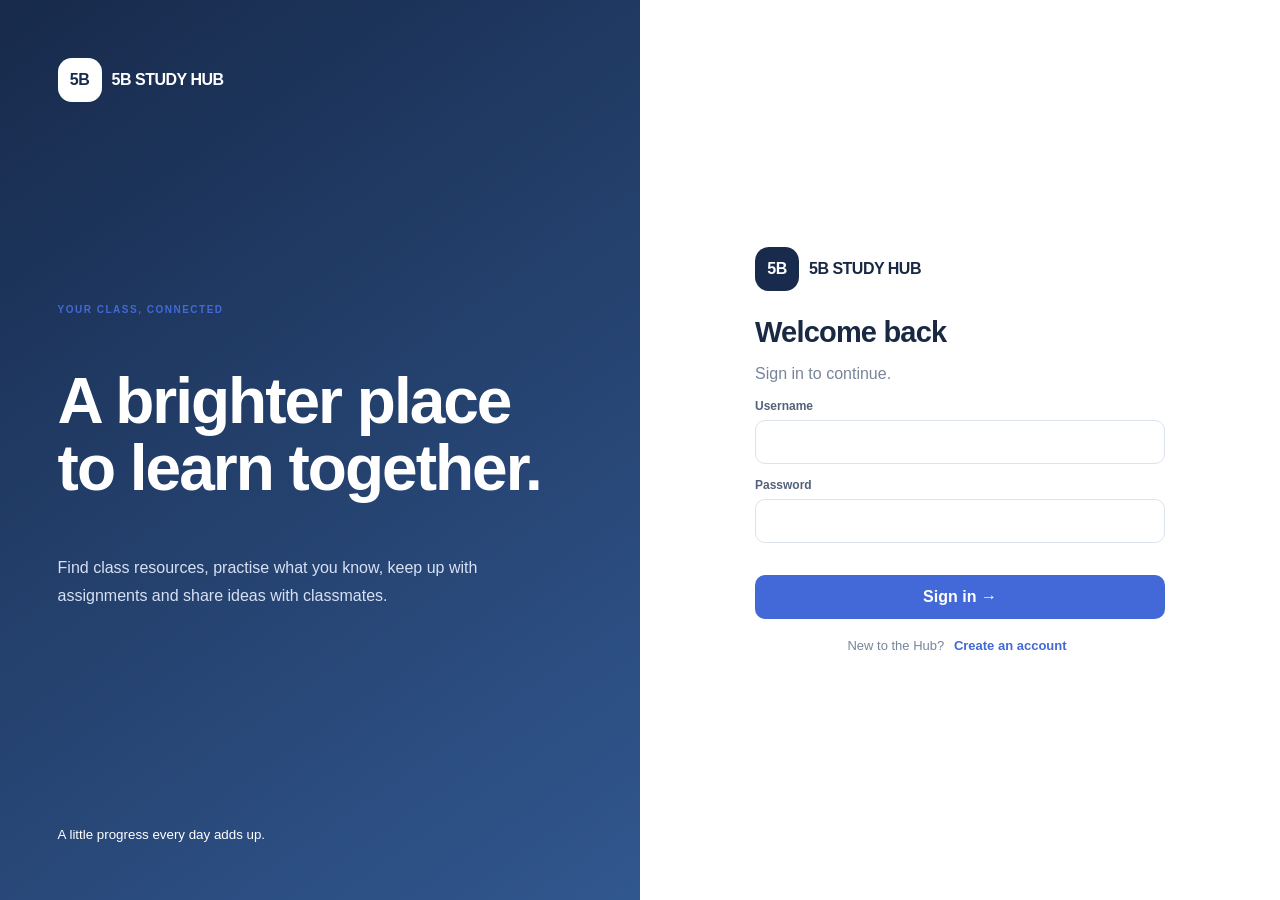
<file: index.html>
<!doctype html>
<html lang="en"><head><meta charset="utf-8"><meta name="viewport" content="width=device-width,initial-scale=1"><meta name="theme-color" content="#182b4d"><meta name="description" content="Class resources, practice, assignments and discussion in one place."><title>5B Study Hub</title><link rel="stylesheet" href="assets/css/global.css"></head><body><div id="app"><main class="loading">5B Study Hub · Loading your classroom…</main></div><div id="toast" role="status"></div><script src="assets/js/app.js" defer></script></body></html>
</file>
<file: assets/css/global.css>
:root{font-family:Inter,"Segoe UI",sans-serif;color:#192943;background:#f4f6fb;--navy:#182b4d;--blue:#4269d7;--muted:#78849a;--line:#e6ebf3;--shadow:0 12px 34px #20395b0c}*{box-sizing:border-box}body{margin:0;min-height:100vh}button,input,textarea,select{font:inherit}button{cursor:pointer}.loading{min-height:100vh;display:grid;place-items:center;color:#68758c;font-weight:700}.auth{min-height:100vh;display:grid;grid-template-columns:1fr 1fr;background:white}.hero{background:linear-gradient(145deg,#172a4b,#31578f);color:white;padding:9%;display:flex;flex-direction:column;justify-content:space-between}.hero h1{font-size:clamp(38px,5vw,64px);line-height:1.04;letter-spacing:-2px;max-width:540px}.hero p{color:#d7e1f3;line-height:1.7;max-width:430px}.brand{font-weight:850;letter-spacing:-.5px}.mark{display:inline-grid;place-items:center;width:44px;height:44px;border-radius:14px;background:white;color:#182b4d;margin-right:10px}.authbox{display:grid;place-items:center;padding:28px}.authform{width:min(410px,100%)}h2{font-size:29px;letter-spacing:-.8px;margin:25px 0 8px}.muted{color:var(--muted)}.field{display:grid;gap:7px;margin:14px 0}.field label{font-size:12px;font-weight:750;color:#53617a}.field input,.field textarea,.field select{width:100%;padding:12px;border:1px solid #dce3ee;border-radius:10px;background:white}.field textarea{min-height:90px}.btn{border:0;border-radius:10px;padding:11px 15px;font-weight:750}.primary{background:var(--blue);color:white}.soft{background:#eaf0ff;color:#3c5fc2}.quiet{background:#f0f2f7;color:#53617a}.block{width:100%;padding:13px}.error{color:#b34b4b;font-size:13px;min-height:18px}.switch{text-align:center;font-size:13px;margin-top:18px;color:var(--muted)}.link{border:0;background:none;color:var(--blue);font-weight:800}.layout{min-height:100vh;display:grid;grid-template-columns:235px 1fr}.side{background:var(--navy);color:white;padding:24px 15px;display:flex;flex-direction:column;gap:28px}.side .brand{padding:0 9px}.side .mark{width:39px;height:39px}.navlabel{font-size:10px;color:#91a3c2;letter-spacing:1.5px;font-weight:800;padding:0 12px;margin-bottom:8px}.nav{display:grid;gap:5px}.nav button{background:none;border:0;color:#c8d3e5;text-align:left;padding:11px;border-radius:9px;font-weight:650}.nav button.active,.nav button:hover{background:#ffffff18;color:white}.who{margin-top:auto;border-top:1px solid #ffffff22;padding:16px 9px;color:#c8d3e5;font-size:12px}.main{min-width:0}.top{height:70px;background:white;border-bottom:1px solid var(--line);display:flex;align-items:center;justify-content:space-between;padding:0 32px;position:sticky;top:0;z-index:4}.content{max-width:1160px;margin:auto;padding:32px}.heading{display:flex;justify-content:space-between;gap:15px;align-items:start;margin-bottom:24px}.eyebrow{font-size:10px;color:var(--blue);font-weight:850;letter-spacing:1.5px}.heading h1{font-size:32px;letter-spacing:-1.2px;margin:8px 0}.heading p{color:var(--muted);margin:0;line-height:1.5}.grid{display:grid;grid-template-columns:repeat(12,minmax(0,1fr));gap:16px}.card{background:white;border:1px solid var(--line);border-radius:15px;padding:19px;box-shadow:var(--shadow);min-width:0}.s3{grid-column:span 3}.s4{grid-column:span 4}.s5{grid-column:span 5}.s6{grid-column:span 6}.s7{grid-column:span 7}.s8{grid-column:span 8}.s12{grid-column:span 12}.stat{font-size:12px;color:var(--muted)}.stat strong{display:block;font-size:29px;color:#192943;margin:9px 0}.card h3{font-size:16px;margin:0 0 15px}.item{padding:12px 0;border-bottom:1px solid #edf0f5;display:flex;justify-content:space-between;gap:12px}.item:last-child{border:0}.item strong{font-size:13px}.item p{font-size:12px;color:var(--muted);line-height:1.5;margin:5px 0 0}.pill{font-size:10px;font-weight:800;border-radius:30px;padding:5px 9px;background:#edf1f8;color:#596780;white-space:nowrap;height:max-content}.pill.green{background:#e6f6f0;color:#168365}.empty{text-align:center;padding:24px;color:var(--muted);font-size:13px}.toolbar{display:flex;gap:8px;margin-bottom:16px}.toolbar input{border:1px solid var(--line);border-radius:9px;padding:10px;min-width:180px}.material{border:1px solid var(--line);padding:14px;border-radius:12px;margin:9px 0}.material strong{font-size:13px}.material p{font-size:12px;color:var(--muted)}a{color:var(--blue);font-size:12px;font-weight:750;text-decoration:none}.notice{background:#edf2ff;color:#3d5ca7;padding:14px;border-radius:12px;font-size:13px;line-height:1.6}.tablewrap{overflow:auto}table{width:100%;border-collapse:collapse;font-size:12px}td,th{text-align:left;padding:11px;border-bottom:1px solid var(--line)}th{color:var(--muted);font-size:10px;text-transform:uppercase}.modalbg{position:fixed;inset:0;background:#12213a88;display:grid;place-items:center;padding:20px;z-index:20}.modal{background:white;border-radius:16px;padding:22px;width:min(520px,100%);max-height:90vh;overflow:auto}.modalfoot{display:flex;justify-content:end;gap:8px;margin-top:18px}.chat{height:310px;overflow:auto;background:#f7f8fc;border-radius:10px;padding:12px}.bubble{background:white;border:1px solid var(--line);padding:9px 11px;border-radius:10px;margin:7px 0;max-width:85%;font-size:13px}.bubble.mine{margin-left:auto;background:#eaf0ff}.send{display:flex;gap:8px;margin-top:10px}.send input{flex:1;min-width:0;border:1px solid var(--line);border-radius:9px;padding:11px}#toast{position:fixed;bottom:20px;left:50%;transform:translate(-50%,20px);opacity:0;background:#182b4d;color:white;padding:12px 16px;border-radius:10px;transition:.2s;z-index:40;font-size:13px}#toast.show{opacity:1;transform:translate(-50%,0)}@media(max-width:850px){.layout{grid-template-columns:68px 1fr}.side{padding:18px 7px}.side .brand{padding:0;text-align:center}.brandtext,.navlabel,.navtext,.who{display:none}.nav button{text-align:center;padding:12px 4px}.s3,.s4,.s5,.s6,.s7,.s8{grid-column:span 6}.content{padding:24px 18px}}@media(max-width:580px){.auth{grid-template-columns:1fr}.hero{display:none}.layout{display:block}.side{position:fixed;bottom:0;left:0;right:0;height:62px;min-height:0;padding:4px;z-index:10}.side .brand{display:none}.nav{display:flex;justify-content:space-around}.nav button{flex:1;display:grid;justify-items:center;font-size:9px;padding:5px 2px}.navtext{display:block}.top{height:58px;padding:0 14px}.content{padding:22px 13px 82px}.s3,.s4,.s5,.s6,.s7,.s8{grid-column:span 12}.heading{display:block}.heading>.btn{margin-top:12px}.grid{gap:11px}}
</file>
